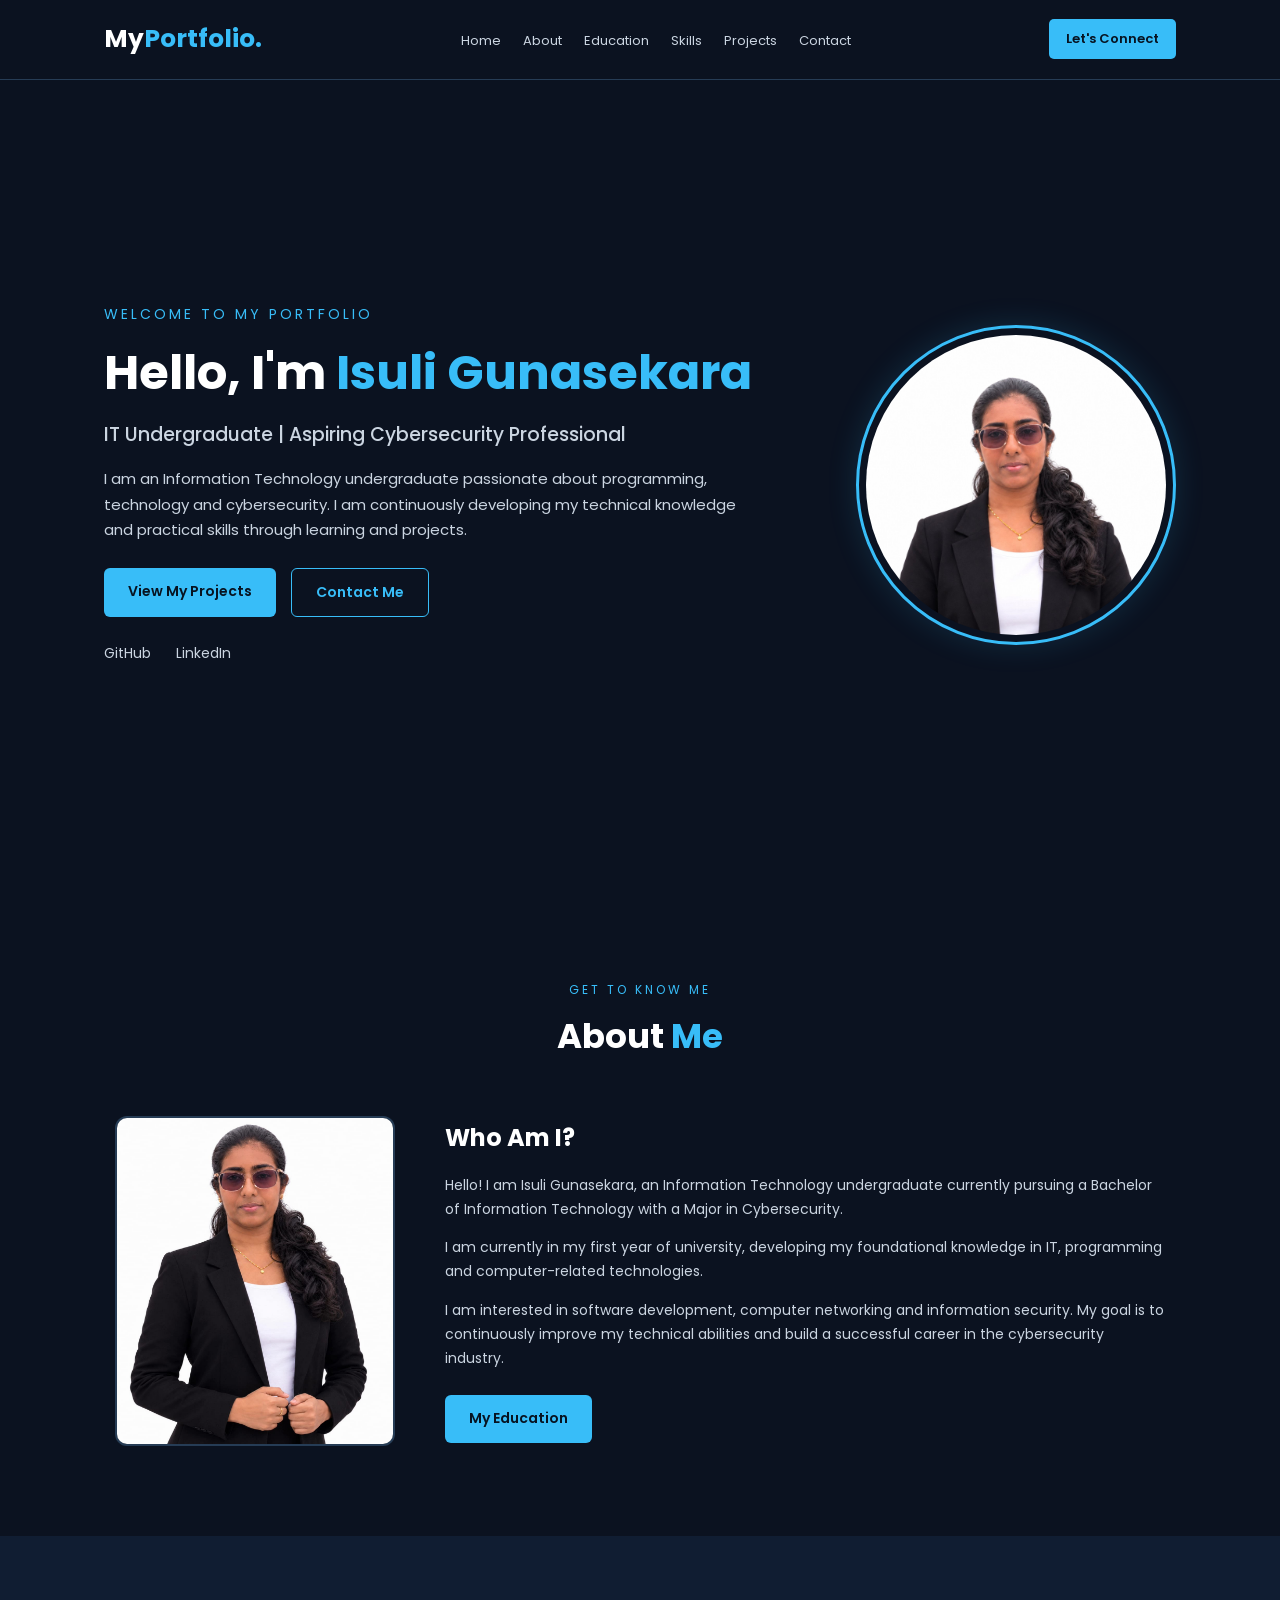
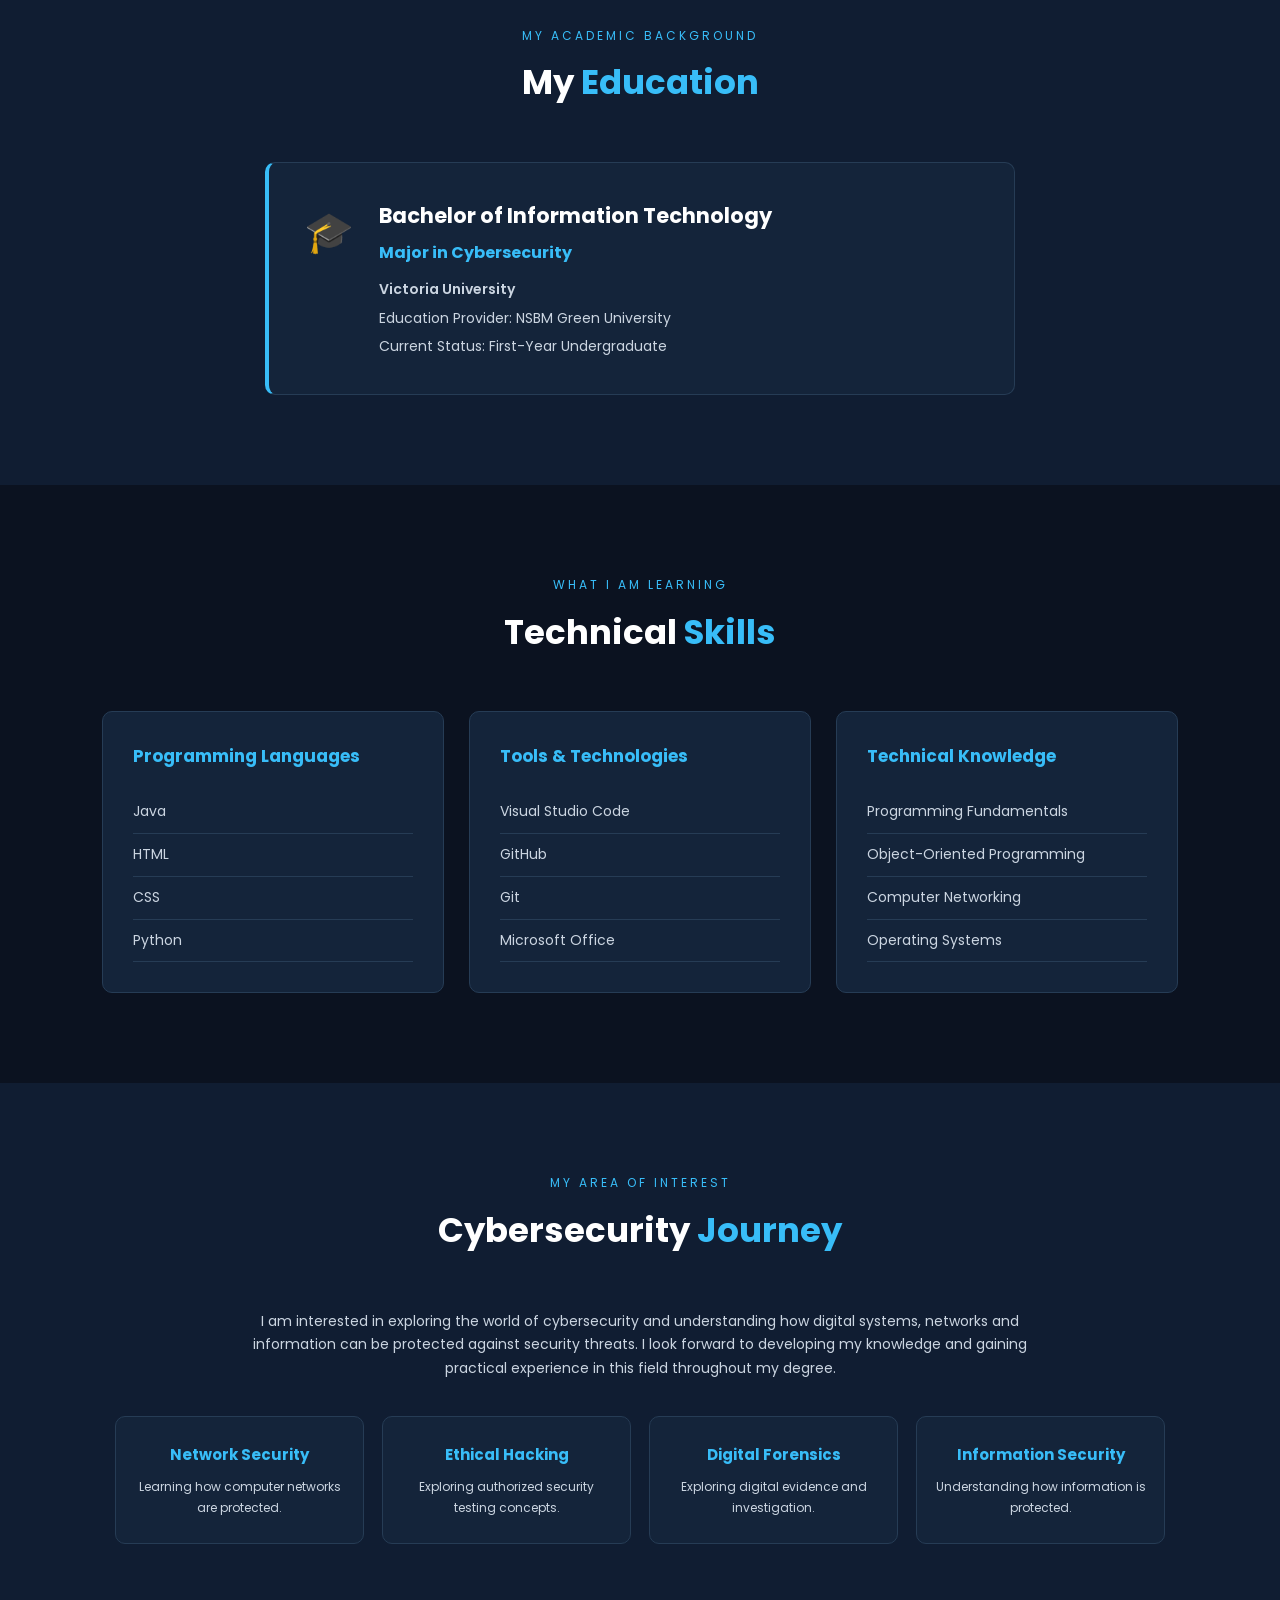
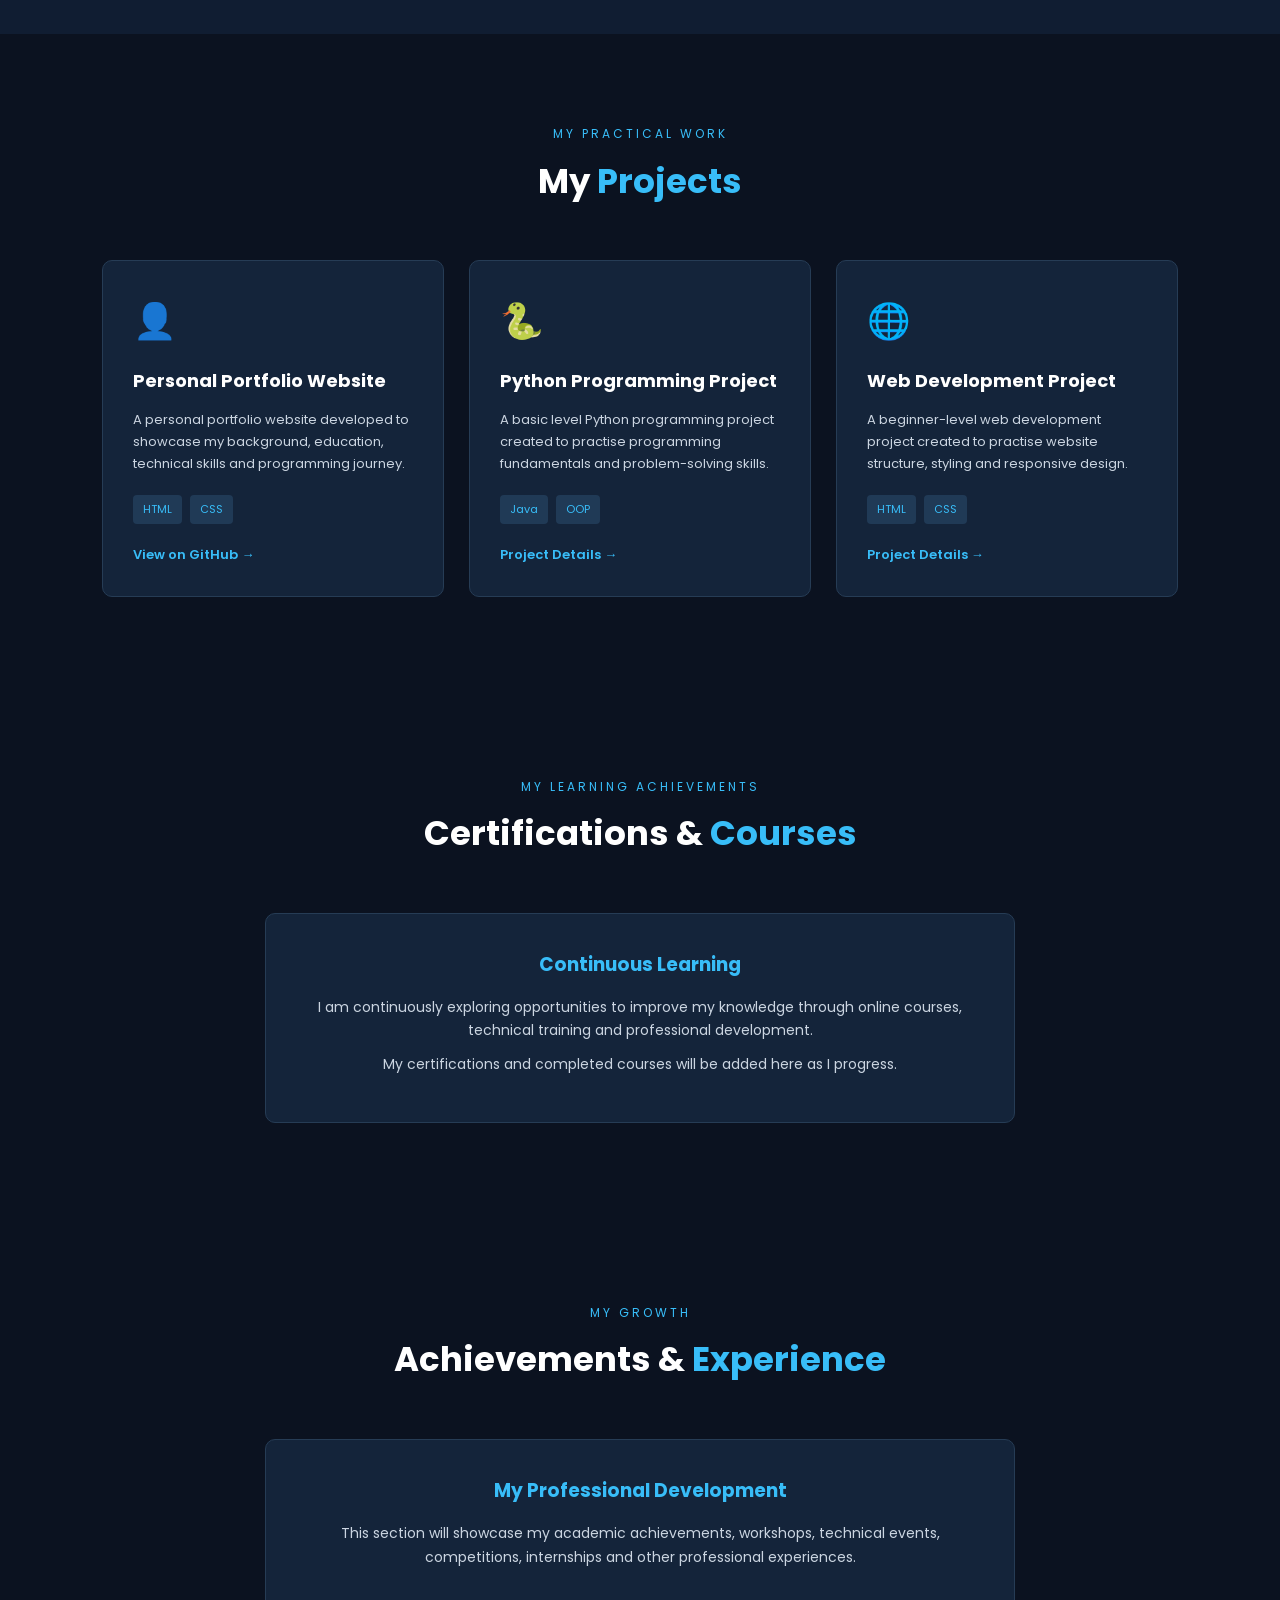
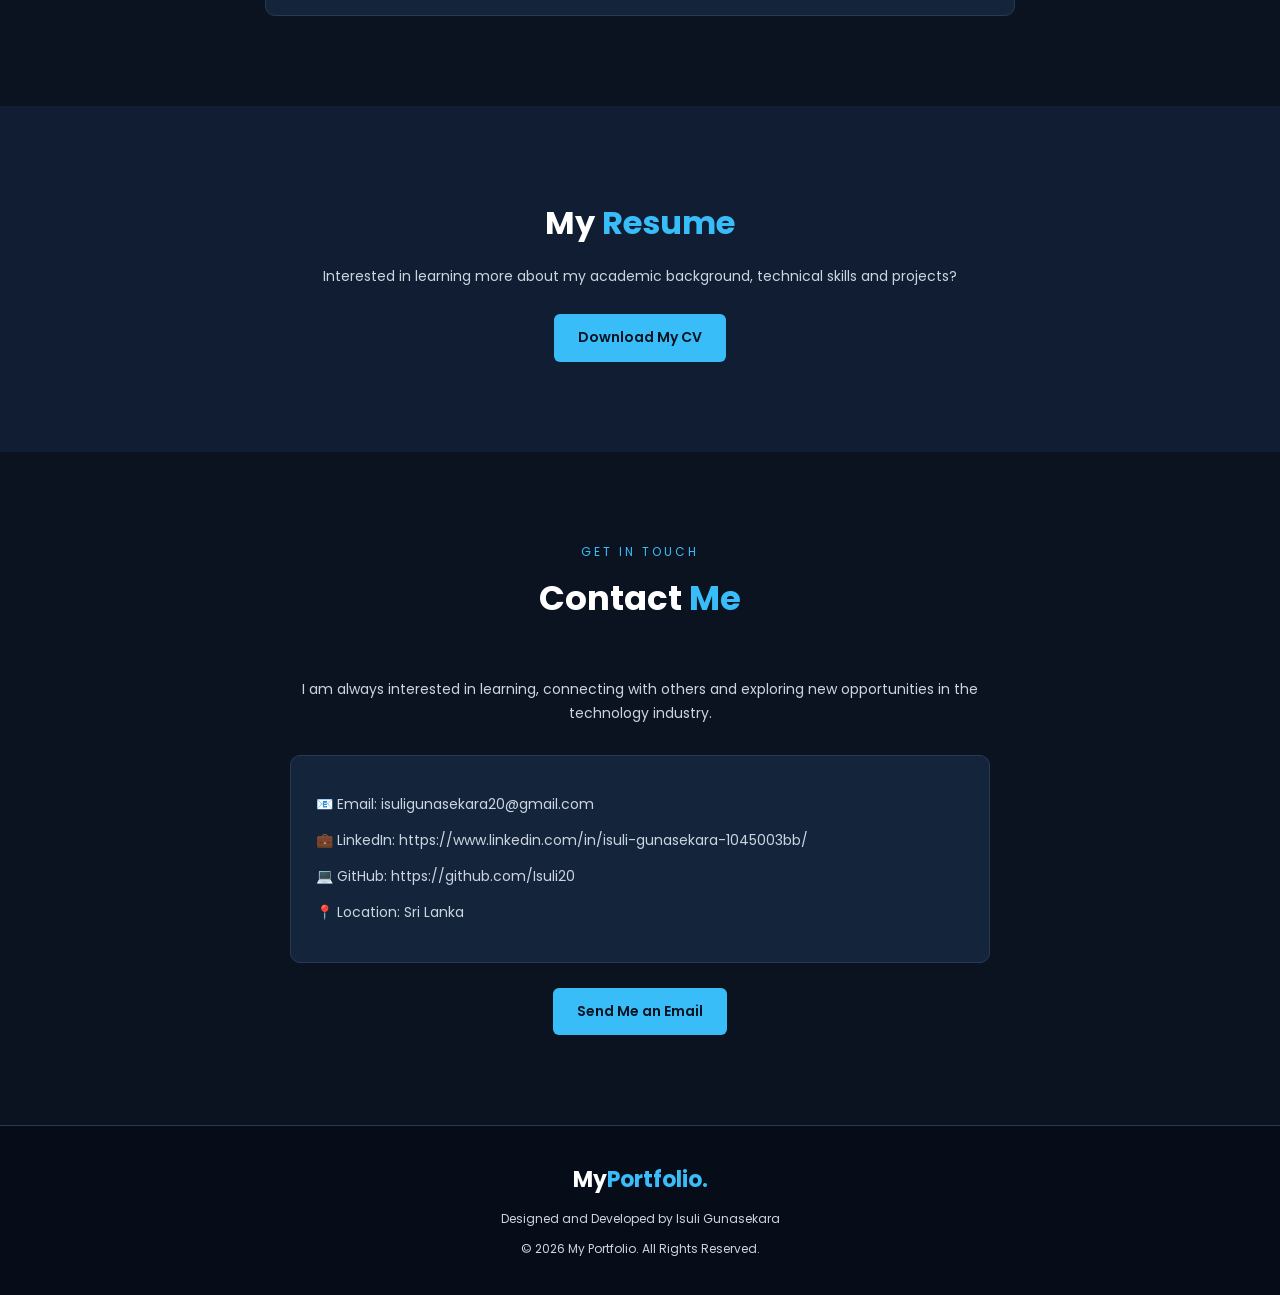
<file: index.html>
<html>
<html lang="en">
<head>
    <meta charset="UTF-8">
    <meta name="viewport" content="width=device-width, initial-scale=1.0">

    <title>My Portfolio | IT Undergraduate</title>

    <!-- Google Fonts -->
    <link rel="preconnect" href="https://fonts.googleapis.com">
    <link rel="preconnect" href="https://fonts.gstatic.com" crossorigin>
    <link href="https://fonts.googleapis.com/css2?family=Poppins:wght@300;400;500;600;700;800&display=swap" rel="stylesheet">

    <!-- CSS File -->
    <link rel="stylesheet" href="Portfolio.css">
</head>

<body>

    <!-- ================= NAVIGATION ================= -->

    <header>
        <nav class="navbar">

            <a href="#home" class="logo">My<span>Portfolio.</span></a>

            <ul class="nav-links">
                <li><a href="#home">Home</a></li>
                <li><a href="#about">About</a></li>
                <li><a href="#education">Education</a></li>
                <li><a href="#skills">Skills</a></li>
                <li><a href="#projects">Projects</a></li>
                <li><a href="#contact">Contact</a></li>
            </ul>

            <a href="#contact" class="nav-button">Let's Connect</a>

        </nav>
    </header>


    <!-- ================= HOME SECTION ================= -->

    <section id="home" class="home">

        <div class="home-content">

            <p class="welcome">WELCOME TO MY PORTFOLIO</p>

            <h1>Hello, I'm <span>Isuli Gunasekara</span></h1>

            <h2>IT Undergraduate | Aspiring Cybersecurity Professional</h2>

            <p class="home-description">
                I am an Information Technology undergraduate passionate
                about programming, technology and cybersecurity.
                I am continuously developing my technical knowledge
                and practical skills through learning and projects.
            </p>

            <div class="home-buttons">

                <a href="#projects" class="btn primary-btn">
                    View My Projects
                </a>

                <a href="#contact" class="btn secondary-btn">
                    Contact Me
                </a>

            </div>

            <div class="social-links">

                <a href="https://github.com/Isuli20" target="_blank">
                    GitHub
                </a>

                <a href="https://www.linkedin.com/in/isuli-gunasekara-1045003bb/" target="_blank">
                    LinkedIn
                </a>

            </div>

        </div>


        <div class="home-image">

            <img src="Image.png .jpeg"
                 alt="My Professional Profile Photo">

        </div>

    </section>


    <!-- ================= ABOUT ME ================= -->

    <section id="about" class="section">

        <div class="section-heading">

            <p>GET TO KNOW ME</p>

            <h2>About <span>Me</span></h2>

        </div>

        <div class="about-content">

            <div class="about-image">

                <img src="Image1.png .jpeg" alt="About Me">

            </div>

            <div class="about-text">

                <h3>Who Am I?</h3>

                <p>
                    Hello! I am Isuli Gunasekara, an Information Technology
                    undergraduate currently pursuing a Bachelor of
                    Information Technology with a Major in Cybersecurity.
                </p>

                <p>
                    I am currently in my first year of university,
                    developing my foundational knowledge in IT,
                    programming and computer-related technologies.
                </p>

                <p>
                    I am interested in software development,
                    computer networking and information security.
                    My goal is to continuously improve my technical
                    abilities and build a successful career in the
                    cybersecurity industry.
                </p>

                <a href="#education" class="btn primary-btn">
                    My Education
                </a>

            </div>

        </div>

    </section>


    <!-- ================= EDUCATION ================= -->

    <section id="education" class="section">

        <div class="section-heading">

            <p>MY ACADEMIC BACKGROUND</p>

            <h2>My <span>Education</span></h2>

        </div>

        <div class="education-card">

            <div class="education-icon">🎓</div>

            <div class="education-details">

                <h3>Bachelor of Information Technology</h3>

                <h4>Major in Cybersecurity</h4>

                <p class="university">
                    Victoria University
                </p>

                <p>
                    Education Provider: NSBM Green University
                </p>

                <p>
                    Current Status: First-Year Undergraduate
                </p>

            </div>

        </div>

    </section>


    <!-- ================= TECHNICAL SKILLS ================= -->

    <section id="skills" class="section">

        <div class="section-heading">

            <p>WHAT I AM LEARNING</p>

            <h2>Technical <span>Skills</span></h2>

        </div>

        <div class="skills-container">

            <div class="skill-card">

                <h3>Programming Languages</h3>

                <ul>
                    <li>Java</li>
                    <li>HTML</li>
                    <li>CSS</li>
                    <li>Python</li>
                </ul>

            </div>


            <div class="skill-card">

                <h3>Tools & Technologies</h3>

                <ul>
                    <li>Visual Studio Code</li>
                    <li>GitHub</li>
                    <li>Git</li>
                    <li>Microsoft Office</li>
                </ul>

            </div>


            <div class="skill-card">

                <h3>Technical Knowledge</h3>

                <ul>
                    <li>Programming Fundamentals</li>
                    <li>Object-Oriented Programming</li>
                    <li>Computer Networking</li>
                    <li>Operating Systems</li>
                </ul>

            </div>

        </div>

    </section>


    <!-- ================= CYBERSECURITY ================= -->

    <section id="cybersecurity" class="section">

        <div class="section-heading">

            <p>MY AREA OF INTEREST</p>

            <h2>Cybersecurity <span>Journey</span></h2>

        </div>

        <p class="cyber-description">

            I am interested in exploring the world of cybersecurity
            and understanding how digital systems, networks and
            information can be protected against security threats.

            I look forward to developing my knowledge and gaining
            practical experience in this field throughout my degree.

        </p>


        <div class="cyber-container">

            <div class="cyber-card">
                <h3>Network Security</h3>
                <p>Learning how computer networks are protected.</p>
            </div>

            <div class="cyber-card">
                <h3>Ethical Hacking</h3>
                <p>Exploring authorized security testing concepts.</p>
            </div>

            <div class="cyber-card">
                <h3>Digital Forensics</h3>
                <p>Exploring digital evidence and investigation.</p>
            </div>

            <div class="cyber-card">
                <h3>Information Security</h3>
                <p>Understanding how information is protected.</p>
            </div>

        </div>

    </section>


    <!-- ================= PROJECTS ================= -->

    <section id="projects" class="section">

        <div class="section-heading">

            <p>MY PRACTICAL WORK</p>

            <h2>My <span>Projects</span></h2>

        </div>

        <div class="projects-container">


            <div class="project-card">

                <div class="project-icon">👤</div>

                <h3>Personal Portfolio Website</h3>

                <p>
                    A personal portfolio website developed to
                    showcase my background, education, technical
                    skills and programming journey.
                </p>

                <div class="project-tech">
                    <span>HTML</span>
                    <span>CSS</span>
                </div>

                <a href="https://github.com/Isuli20/My-Portfolio"
                   target="_blank" class="project-link">
                    View on GitHub →
                </a>

            </div>


            <div class="project-card">

                <div class="project-icon">🐍</div>

                <h3>Python Programming Project</h3>

                <p>
                    A basic level Python programming project
                    created to practise programming fundamentals
                    and problem-solving skills.
                </p>

                <div class="project-tech">
                    <span>Java</span>
                    <span>OOP</span>
                </div>
                <a href="Pyprogramming.py" class="project-link">
                    Project Details →
                </a>
            </div>


            <div class="project-card">

                <div class="project-icon">🌐</div>

                <h3>Web Development Project</h3>

                <p>
                    A beginner-level web development project
                    created to practise website structure,
                    styling and responsive design.
                </p>

                <div class="project-tech">
                    <span>HTML</span>
                    <span>CSS</span>
                </div>

                <a href="Webdevelopment.html" class="project-link">
                    Project Details →
                </a>

            </div>

        </div>

    </section>


    <!-- ================= CERTIFICATIONS ================= -->

    <section id="certifications" class="section">

        <div class="section-heading">

            <p>MY LEARNING ACHIEVEMENTS</p>

            <h2>Certifications & <span>Courses</span></h2>

        </div>

        <div class="empty-card">

            <h3>Continuous Learning</h3>

            <p>
                I am continuously exploring opportunities to
                improve my knowledge through online courses,
                technical training and professional development.
            </p>

            <p>
                My certifications and completed courses
                will be added here as I progress.
            </p>

        </div>

    </section>


    <!-- ================= ACHIEVEMENTS ================= -->

    <section id="achievements" class="section">

        <div class="section-heading">

            <p>MY GROWTH</p>

            <h2>Achievements & <span>Experience</span></h2>

        </div>

        <div class="empty-card">

            <h3>My Professional Development</h3>

            <p>
                This section will showcase my academic achievements,
                workshops, technical events, competitions,
                internships and other professional experiences.
            </p>

        </div>

    </section>


    <!-- ================= RESUME ================= -->

    <section id="resume" class="section">

        <div class="resume-content">

            <h2>My <span>Resume</span></h2>

            <p>
                Interested in learning more about my academic
                background, technical skills and projects?
            </p>

            <a href="MyCV.pdf" download class="btn primary-btn">
                Download My CV
            </a>

        </div>

    </section>


    <!-- ================= CONTACT ================= -->

    <section id="contact" class="section">

        <div class="section-heading">

            <p>GET IN TOUCH</p>

            <h2>Contact <span>Me</span></h2>

        </div>

        <div class="contact-content">

            <p>
                I am always interested in learning, connecting
                with others and exploring new opportunities
                in the technology industry.
            </p>

            <div class="contact-details">

                <p>📧 Email: isuligunasekara20@gmail.com</p>

                <p>💼 LinkedIn:  https://www.linkedin.com/in/isuli-gunasekara-1045003bb/</p>

                <p>💻 GitHub:    https://github.com/Isuli20</p>

                <p>📍 Location: Sri Lanka</p>

            </div>

            <a href="mailto:yourname@gmail.com"
               class="btn primary-btn">
                Send Me an Email
            </a>

        </div>

    </section>


    <!-- ================= FOOTER ================= -->

    <footer>

        <h3>My<span>Portfolio.</span></h3>

        <p>
            Designed and Developed by Isuli Gunasekara
        </p>

        <p class="copyright">
            © 2026 My Portfolio. All Rights Reserved.
        </p>

    </footer>


</body>
</html>
</file>
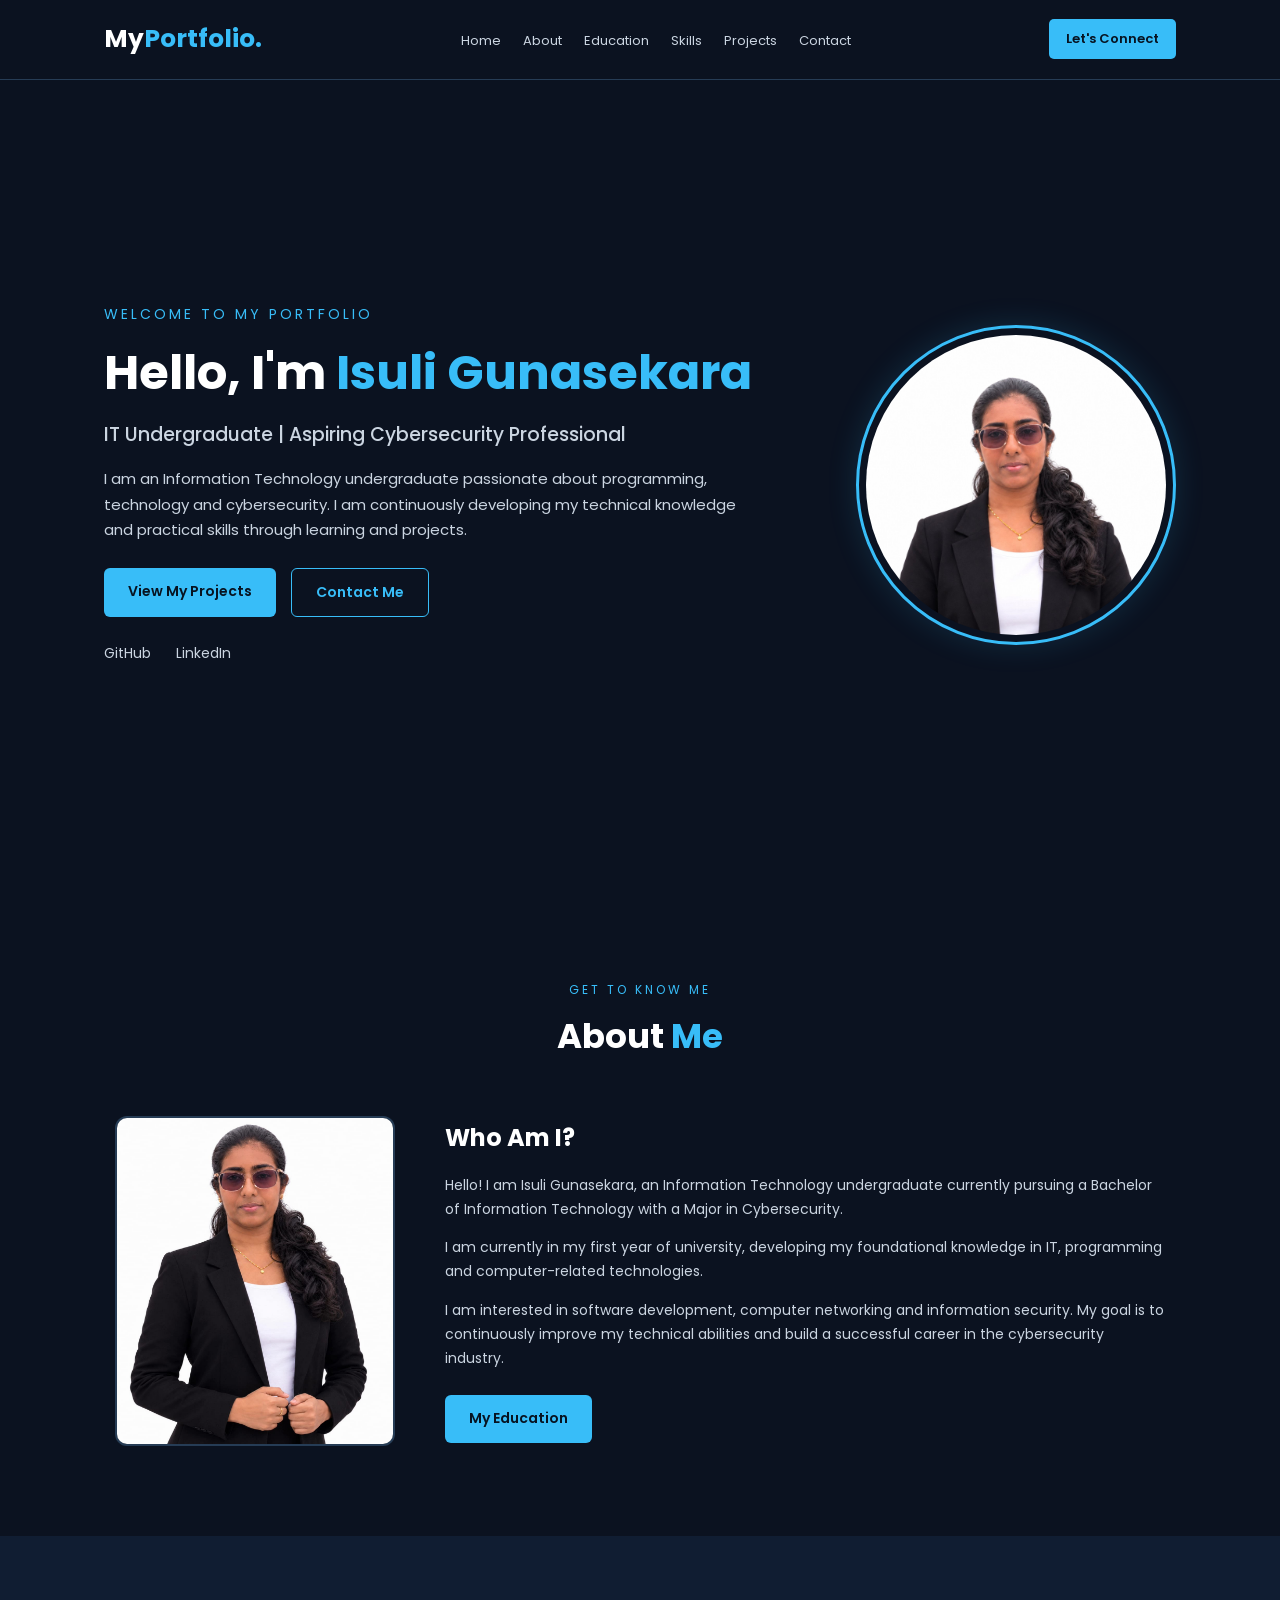
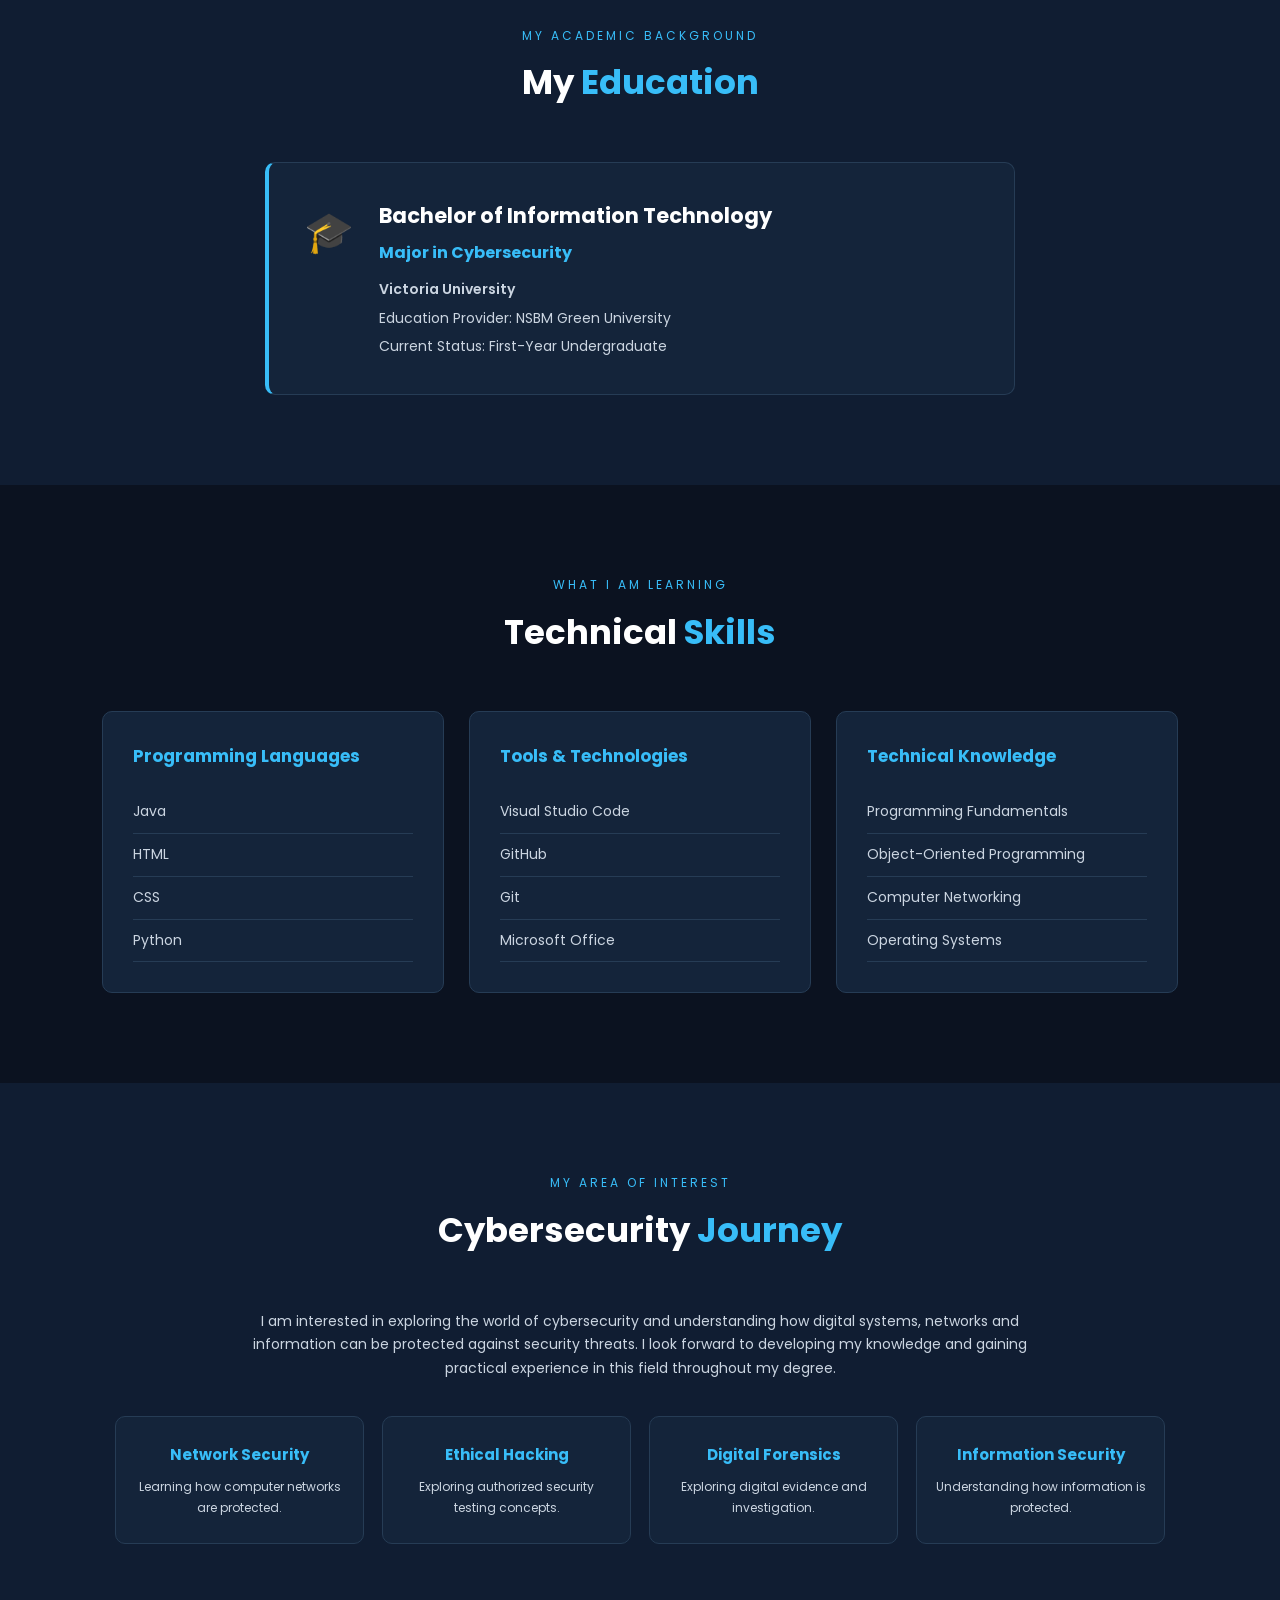
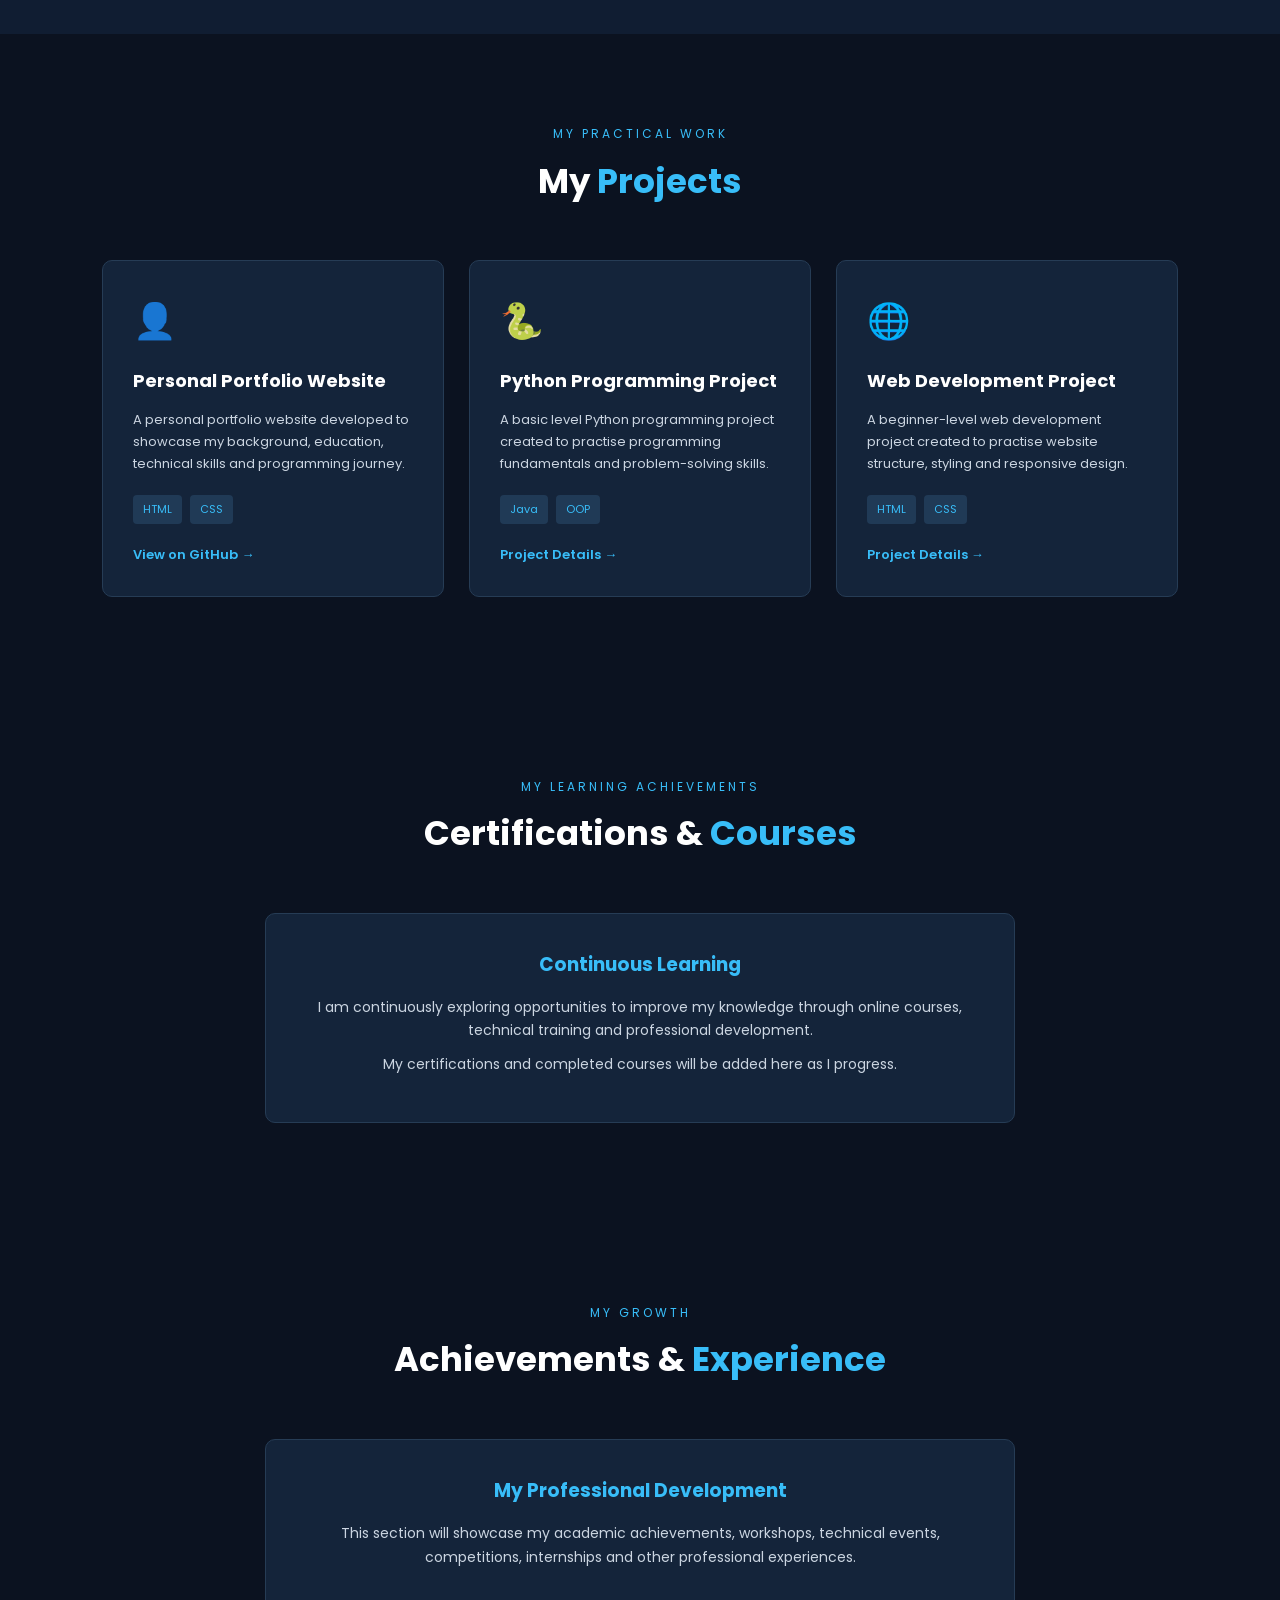
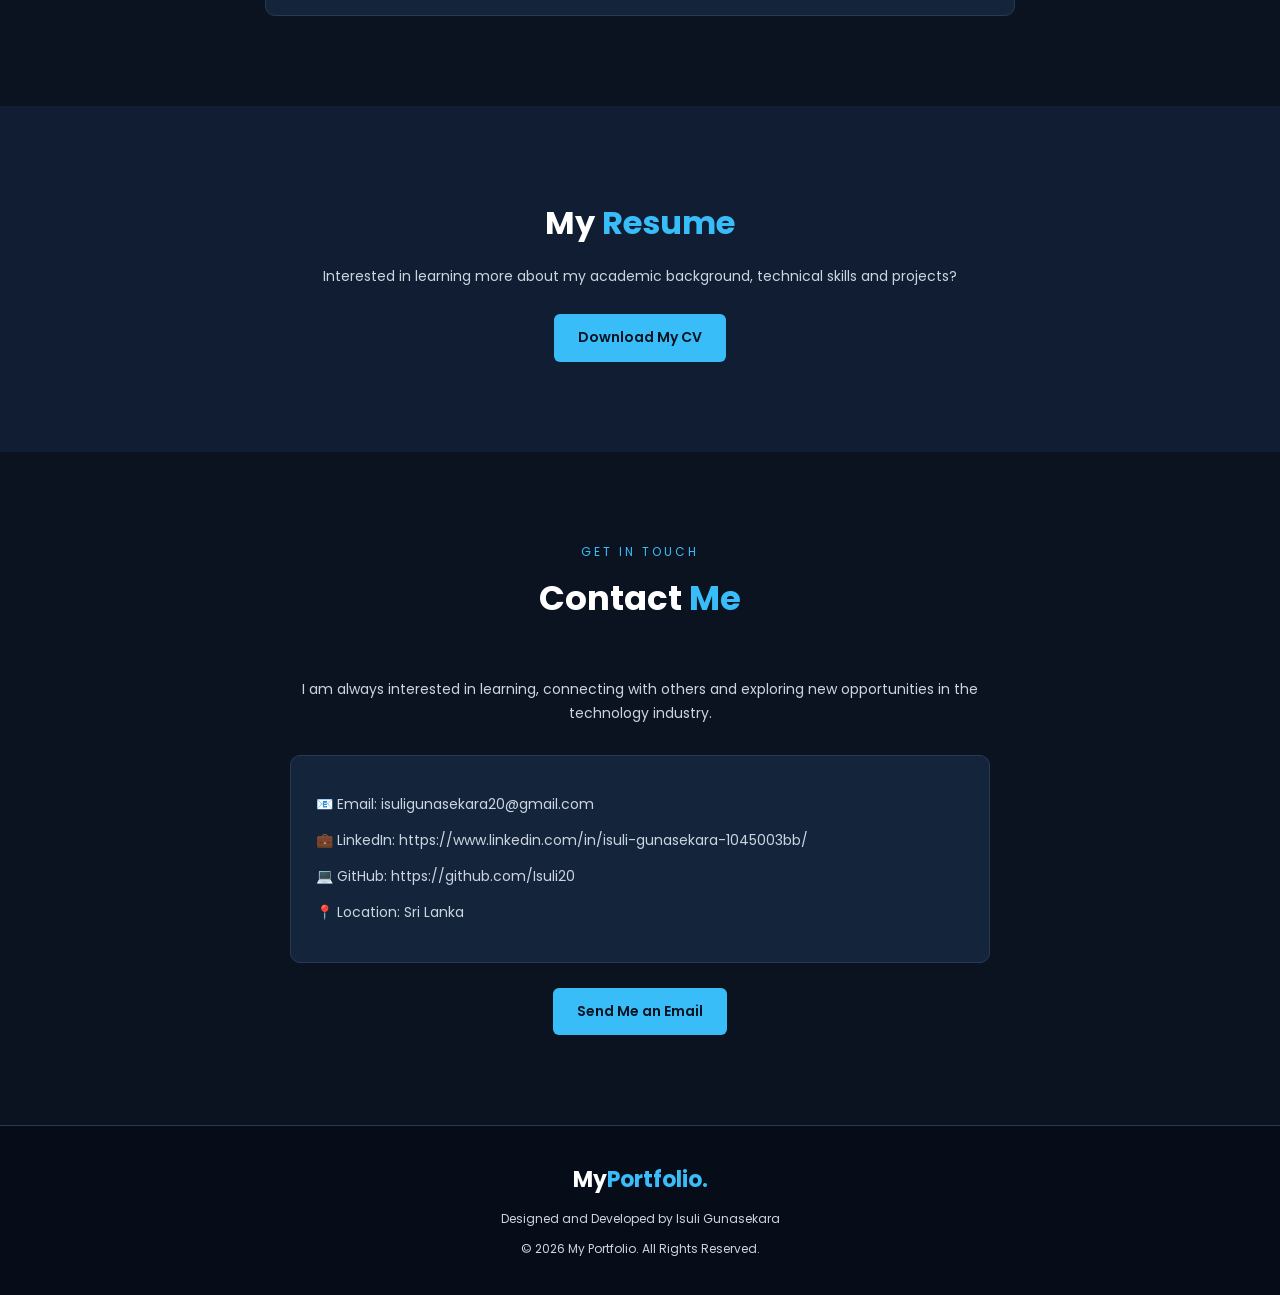
<file: Index.html>
<html>
<html lang="en">
<head>
    <meta charset="UTF-8">
    <meta name="viewport" content="width=device-width, initial-scale=1.0">

    <title>My Portfolio | IT Undergraduate</title>

    <!-- Google Fonts -->
    <link rel="preconnect" href="https://fonts.googleapis.com">
    <link rel="preconnect" href="https://fonts.gstatic.com" crossorigin>
    <link href="https://fonts.googleapis.com/css2?family=Poppins:wght@300;400;500;600;700;800&display=swap" rel="stylesheet">

    <!-- CSS File -->
    <link rel="stylesheet" href="Portfolio.css">
</head>

<body>

    <!-- ================= NAVIGATION ================= -->

    <header>
        <nav class="navbar">

            <a href="#home" class="logo">My<span>Portfolio.</span></a>

            <ul class="nav-links">
                <li><a href="#home">Home</a></li>
                <li><a href="#about">About</a></li>
                <li><a href="#education">Education</a></li>
                <li><a href="#skills">Skills</a></li>
                <li><a href="#projects">Projects</a></li>
                <li><a href="#contact">Contact</a></li>
            </ul>

            <a href="#contact" class="nav-button">Let's Connect</a>

        </nav>
    </header>


    <!-- ================= HOME SECTION ================= -->

    <section id="home" class="home">

        <div class="home-content">

            <p class="welcome">WELCOME TO MY PORTFOLIO</p>

            <h1>Hello, I'm <span>Isuli Gunasekara</span></h1>

            <h2>IT Undergraduate | Aspiring Cybersecurity Professional</h2>

            <p class="home-description">
                I am an Information Technology undergraduate passionate
                about programming, technology and cybersecurity.
                I am continuously developing my technical knowledge
                and practical skills through learning and projects.
            </p>

            <div class="home-buttons">

                <a href="#projects" class="btn primary-btn">
                    View My Projects
                </a>

                <a href="#contact" class="btn secondary-btn">
                    Contact Me
                </a>

            </div>

            <div class="social-links">

                <a href="https://github.com/Isuli20" target="_blank">
                    GitHub
                </a>

                <a href="https://www.linkedin.com/in/isuli-gunasekara-1045003bb/" target="_blank">
                    LinkedIn
                </a>

            </div>

        </div>


        <div class="home-image">

            <img src="Image.png .jpeg"
                 alt="My Professional Profile Photo">

        </div>

    </section>


    <!-- ================= ABOUT ME ================= -->

    <section id="about" class="section">

        <div class="section-heading">

            <p>GET TO KNOW ME</p>

            <h2>About <span>Me</span></h2>

        </div>

        <div class="about-content">

            <div class="about-image">

                <img src="Image1.png .jpeg" alt="About Me">

            </div>

            <div class="about-text">

                <h3>Who Am I?</h3>

                <p>
                    Hello! I am Isuli Gunasekara, an Information Technology
                    undergraduate currently pursuing a Bachelor of
                    Information Technology with a Major in Cybersecurity.
                </p>

                <p>
                    I am currently in my first year of university,
                    developing my foundational knowledge in IT,
                    programming and computer-related technologies.
                </p>

                <p>
                    I am interested in software development,
                    computer networking and information security.
                    My goal is to continuously improve my technical
                    abilities and build a successful career in the
                    cybersecurity industry.
                </p>

                <a href="#education" class="btn primary-btn">
                    My Education
                </a>

            </div>

        </div>

    </section>


    <!-- ================= EDUCATION ================= -->

    <section id="education" class="section">

        <div class="section-heading">

            <p>MY ACADEMIC BACKGROUND</p>

            <h2>My <span>Education</span></h2>

        </div>

        <div class="education-card">

            <div class="education-icon">🎓</div>

            <div class="education-details">

                <h3>Bachelor of Information Technology</h3>

                <h4>Major in Cybersecurity</h4>

                <p class="university">
                    Victoria University
                </p>

                <p>
                    Education Provider: NSBM Green University
                </p>

                <p>
                    Current Status: First-Year Undergraduate
                </p>

            </div>

        </div>

    </section>


    <!-- ================= TECHNICAL SKILLS ================= -->

    <section id="skills" class="section">

        <div class="section-heading">

            <p>WHAT I AM LEARNING</p>

            <h2>Technical <span>Skills</span></h2>

        </div>

        <div class="skills-container">

            <div class="skill-card">

                <h3>Programming Languages</h3>

                <ul>
                    <li>Java</li>
                    <li>HTML</li>
                    <li>CSS</li>
                    <li>Python</li>
                </ul>

            </div>


            <div class="skill-card">

                <h3>Tools & Technologies</h3>

                <ul>
                    <li>Visual Studio Code</li>
                    <li>GitHub</li>
                    <li>Git</li>
                    <li>Microsoft Office</li>
                </ul>

            </div>


            <div class="skill-card">

                <h3>Technical Knowledge</h3>

                <ul>
                    <li>Programming Fundamentals</li>
                    <li>Object-Oriented Programming</li>
                    <li>Computer Networking</li>
                    <li>Operating Systems</li>
                </ul>

            </div>

        </div>

    </section>


    <!-- ================= CYBERSECURITY ================= -->

    <section id="cybersecurity" class="section">

        <div class="section-heading">

            <p>MY AREA OF INTEREST</p>

            <h2>Cybersecurity <span>Journey</span></h2>

        </div>

        <p class="cyber-description">

            I am interested in exploring the world of cybersecurity
            and understanding how digital systems, networks and
            information can be protected against security threats.

            I look forward to developing my knowledge and gaining
            practical experience in this field throughout my degree.

        </p>


        <div class="cyber-container">

            <div class="cyber-card">
                <h3>Network Security</h3>
                <p>Learning how computer networks are protected.</p>
            </div>

            <div class="cyber-card">
                <h3>Ethical Hacking</h3>
                <p>Exploring authorized security testing concepts.</p>
            </div>

            <div class="cyber-card">
                <h3>Digital Forensics</h3>
                <p>Exploring digital evidence and investigation.</p>
            </div>

            <div class="cyber-card">
                <h3>Information Security</h3>
                <p>Understanding how information is protected.</p>
            </div>

        </div>

    </section>


    <!-- ================= PROJECTS ================= -->

    <section id="projects" class="section">

        <div class="section-heading">

            <p>MY PRACTICAL WORK</p>

            <h2>My <span>Projects</span></h2>

        </div>

        <div class="projects-container">


            <div class="project-card">

                <div class="project-icon">👤</div>

                <h3>Personal Portfolio Website</h3>

                <p>
                    A personal portfolio website developed to
                    showcase my background, education, technical
                    skills and programming journey.
                </p>

                <div class="project-tech">
                    <span>HTML</span>
                    <span>CSS</span>
                </div>

                <a href="https://github.com/yourusername/personal-portfolio"
                   target="_blank" class="project-link">
                    View on GitHub →
                </a>

            </div>


            <div class="project-card">

                <div class="project-icon">🐍</div>

                <h3>Python Programming Project</h3>

                <p>
                    A basic level Python programming project
                    created to practise programming fundamentals
                    and problem-solving skills.
                </p>

                <div class="project-tech">
                    <span>Java</span>
                    <span>OOP</span>
                </div>
                <a href="Pyprogramming.py" class="project-link">
                    Project Details →
                </a>
            </div>


            <div class="project-card">

                <div class="project-icon">🌐</div>

                <h3>Web Development Project</h3>

                <p>
                    A beginner-level web development project
                    created to practise website structure,
                    styling and responsive design.
                </p>

                <div class="project-tech">
                    <span>HTML</span>
                    <span>CSS</span>
                </div>

                <a href="Webdevelopment.html" class="project-link">
                    Project Details →
                </a>

            </div>

        </div>

    </section>


    <!-- ================= CERTIFICATIONS ================= -->

    <section id="certifications" class="section">

        <div class="section-heading">

            <p>MY LEARNING ACHIEVEMENTS</p>

            <h2>Certifications & <span>Courses</span></h2>

        </div>

        <div class="empty-card">

            <h3>Continuous Learning</h3>

            <p>
                I am continuously exploring opportunities to
                improve my knowledge through online courses,
                technical training and professional development.
            </p>

            <p>
                My certifications and completed courses
                will be added here as I progress.
            </p>

        </div>

    </section>


    <!-- ================= ACHIEVEMENTS ================= -->

    <section id="achievements" class="section">

        <div class="section-heading">

            <p>MY GROWTH</p>

            <h2>Achievements & <span>Experience</span></h2>

        </div>

        <div class="empty-card">

            <h3>My Professional Development</h3>

            <p>
                This section will showcase my academic achievements,
                workshops, technical events, competitions,
                internships and other professional experiences.
            </p>

        </div>

    </section>


    <!-- ================= RESUME ================= -->

    <section id="resume" class="section">

        <div class="resume-content">

            <h2>My <span>Resume</span></h2>

            <p>
                Interested in learning more about my academic
                background, technical skills and projects?
            </p>

            <a href="MyCV.pdf .pdf" download class="btn primary-btn">
                Download My CV
            </a>

        </div>

    </section>


    <!-- ================= CONTACT ================= -->

    <section id="contact" class="section">

        <div class="section-heading">

            <p>GET IN TOUCH</p>

            <h2>Contact <span>Me</span></h2>

        </div>

        <div class="contact-content">

            <p>
                I am always interested in learning, connecting
                with others and exploring new opportunities
                in the technology industry.
            </p>

            <div class="contact-details">

                <p>📧 Email: isuligunasekara20@gmail.com</p>

                <p>💼 LinkedIn:  https://www.linkedin.com/in/isuli-gunasekara-1045003bb/</p>

                <p>💻 GitHub:    https://github.com/Isuli20</p>

                <p>📍 Location: Sri Lanka</p>

            </div>

            <a href="mailto:yourname@gmail.com"
               class="btn primary-btn">
                Send Me an Email
            </a>

        </div>

    </section>


    <!-- ================= FOOTER ================= -->

    <footer>

        <h3>My<span>Portfolio.</span></h3>

        <p>
            Designed and Developed by Isuli Gunasekara
        </p>

        <p class="copyright">
            © 2026 My Portfolio. All Rights Reserved.
        </p>

    </footer>


</body>
</html>
</file>
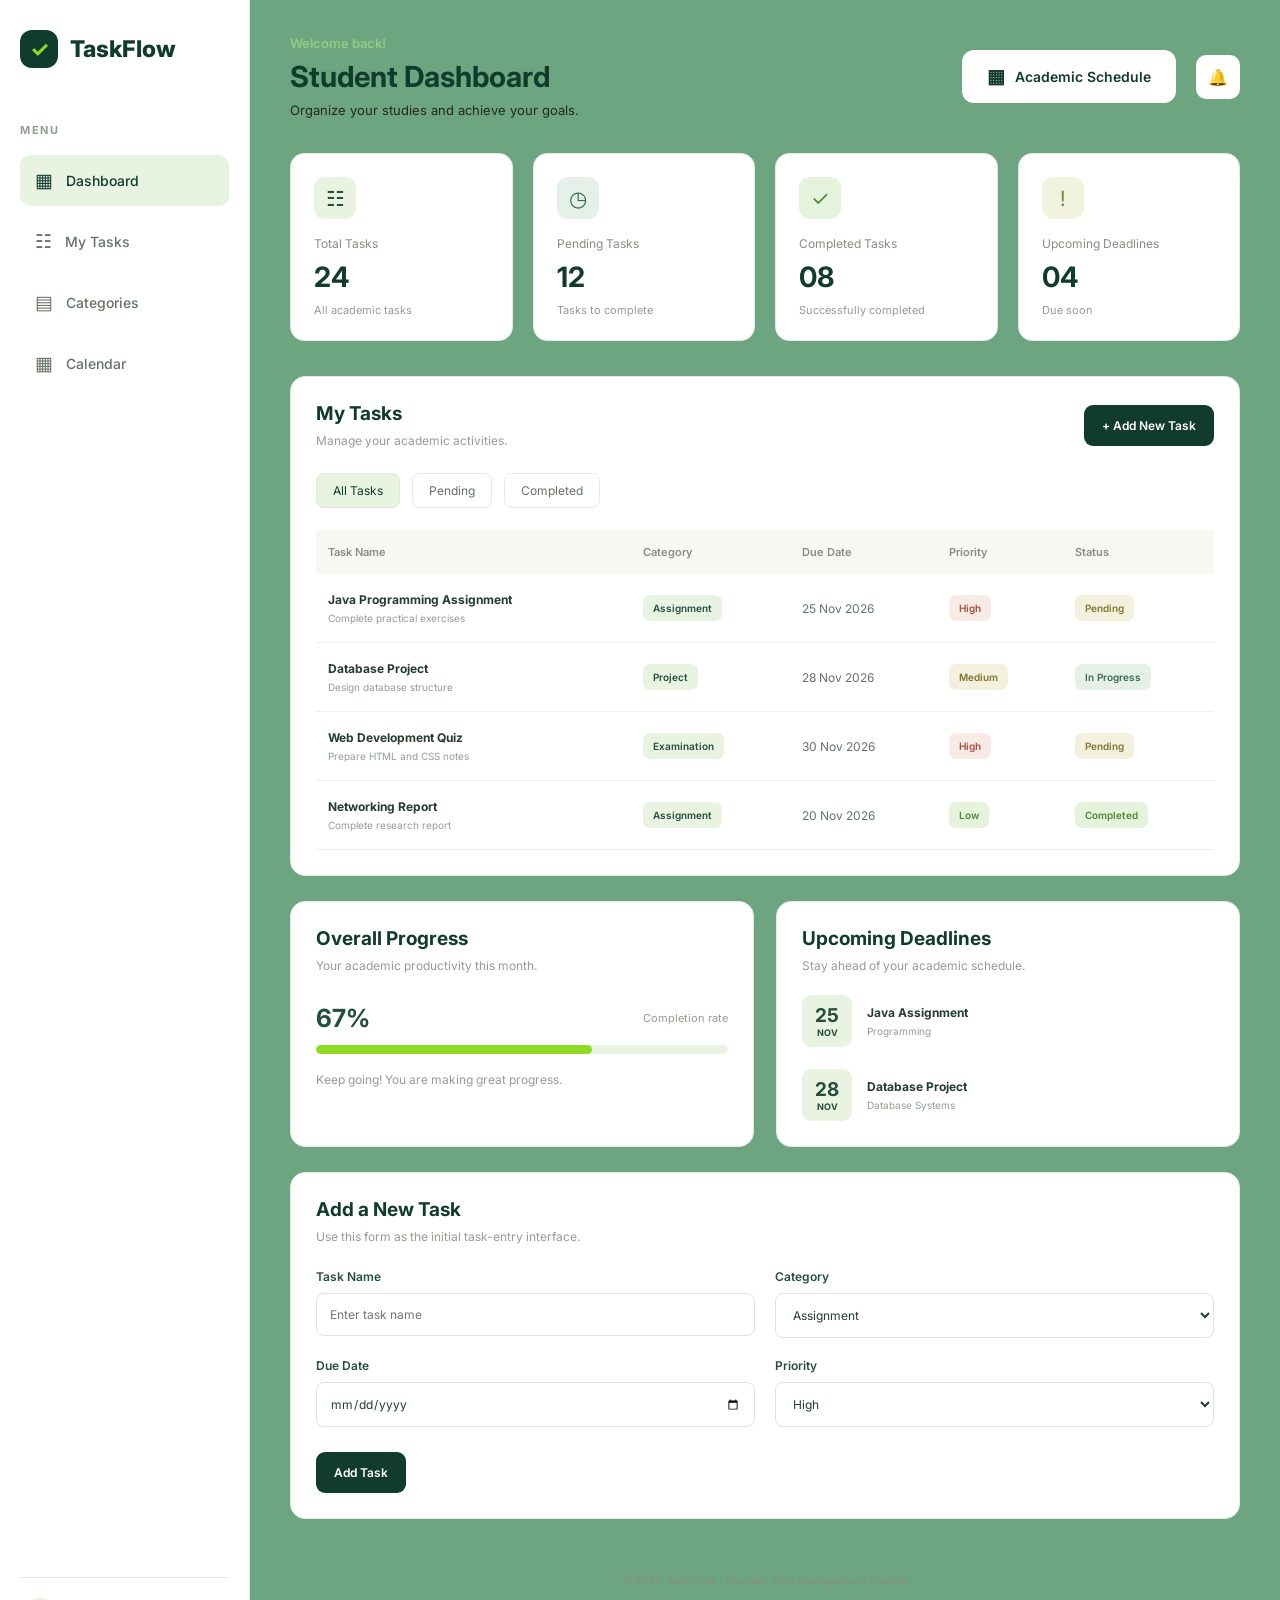
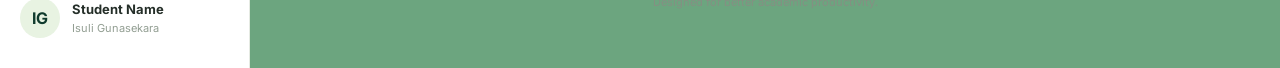
<file: Webdevelopment.html>
<html>
<html lang="en">
<head>
    <meta charset="UTF-8">
    <meta name="viewport" content="width=device-width, initial-scale=1.0">

    <title>Student Task Management System</title>

    <!-- Google Fonts -->
    <link rel="preconnect" href="https://fonts.googleapis.com">
    <link rel="preconnect" href="https://fonts.gstatic.com" crossorigin>
    <link href="https://fonts.googleapis.com/css2?family=Inter:wght@400;500;600;700;800&display=swap" rel="stylesheet">

    <!-- External CSS -->
    <link rel="stylesheet" href="Webdevelopment.css">
</head>

<body>

    <div class="dashboard">

        <!-- SIDEBAR -->
        <aside class="sidebar">

            <div class="logo">
                <span class="logo-icon">✓</span>
                <h2>TaskFlow</h2>
            </div>

            <p class="menu-heading">MENU</p>

            <nav class="navigation">
                <a href="#dashboard" class="nav-link active">
                    <span>▦</span> Dashboard
                </a>

                <a href="#tasks" class="nav-link">
                    <span>☷</span> My Tasks
                </a>

                <a href="#categories" class="nav-link">
                    <span>▤</span> Categories
                </a>

                <a href="#calendar" class="nav-link">
                    <span>▦</span> Calendar
                </a>
            </nav>

            <div class="sidebar-bottom">
                <div class="profile">
                    <div class="avatar">IG</div>

                    <div>
                        <h4>Student Name</h4>
                        <p>Isuli Gunasekara</p>
                    </div>
                </div>
            </div>

        </aside>


        <!-- MAIN CONTENT -->
        <main class="main-content" id="dashboard">

            <!-- HEADER -->
            <header class="topbar">

                <div>
                    <p class="welcome">Welcome back!</p>
                    <h1>Student Dashboard</h1>
                    <p class="subtitle">
                        Organize your studies and achieve your goals.
                    </p>
                </div>

                <div class="header-right">

                    <a href="academic-schedule.html" class="nav-link academic-planner-btn">
                    <span>▦</span> Academic Schedule</a>

                    <div class="notification">🔔</div>
                </div>
                
            </header>


            <!-- STATISTICS -->
            <section class="stats-grid">

                <div class="stat-card">
                    <div class="stat-icon purple">☷</div>
                    <p>Total Tasks</p>
                    <h2>24</h2>
                    <span class="stat-description">All academic tasks</span>
                </div>

                <div class="stat-card">
                    <div class="stat-icon blue">◷</div>
                    <p>Pending Tasks</p>
                    <h2>12</h2>
                    <span class="stat-description">Tasks to complete</span>
                </div>

                <div class="stat-card">
                    <div class="stat-icon green">✓</div>
                    <p>Completed Tasks</p>
                    <h2>08</h2>
                    <span class="stat-description">Successfully completed</span>
                </div>

                <div class="stat-card">
                    <div class="stat-icon orange">!</div>
                    <p>Upcoming Deadlines</p>
                    <h2>04</h2>
                    <span class="stat-description">Due soon</span>
                </div>

            </section>


            <!-- TASK SECTION -->
            <section class="task-section" id="tasks">

                <div class="section-header">
                    <div>
                        <h2>My Tasks</h2>
                        <p>Manage your academic activities.</p>
                    </div>

                    <a href="#add-task" class="add-button">
                        + Add New Task
                    </a>
                </div>


                <!-- FILTERS -->
                <div class="filters">
                    <button class="filter active">All Tasks</button>
                    <button class="filter">Pending</button>
                    <button class="filter">Completed</button>
                </div>


                <!-- TASK TABLE -->
                <div class="table-container">

                    <table>

                        <thead>
                            <tr>
                                <th>Task Name</th>
                                <th>Category</th>
                                <th>Due Date</th>
                                <th>Priority</th>
                                <th>Status</th>
                            </tr>
                        </thead>

                        <tbody>

                            <tr>
                                <td>
                                    <strong>Java Programming Assignment</strong>
                                    <small>Complete practical exercises</small>
                                </td>
                                <td><span class="category">Assignment</span></td>
                                <td>25 Nov 2026</td>
                                <td><span class="priority high">High</span></td>
                                <td><span class="status pending">Pending</span></td>
                            </tr>

                            <tr>
                                <td>
                                    <strong>Database Project</strong>
                                    <small>Design database structure</small>
                                </td>
                                <td><span class="category">Project</span></td>
                                <td>28 Nov 2026</td>
                                <td><span class="priority medium">Medium</span></td>
                                <td><span class="status progress">In Progress</span></td>
                            </tr>

                            <tr>
                                <td>
                                    <strong>Web Development Quiz</strong>
                                    <small>Prepare HTML and CSS notes</small>
                                </td>
                                <td><span class="category">Examination</span></td>
                                <td>30 Nov 2026</td>
                                <td><span class="priority high">High</span></td>
                                <td><span class="status pending">Pending</span></td>
                            </tr>

                            <tr>
                                <td>
                                    <strong>Networking Report</strong>
                                    <small>Complete research report</small>
                                </td>
                                <td><span class="category">Assignment</span></td>
                                <td>20 Nov 2026</td>
                                <td><span class="priority low">Low</span></td>
                                <td><span class="status completed">Completed</span></td>
                            </tr>

                        </tbody>

                    </table>

                </div>

            </section>


            <!-- BOTTOM SECTION -->
            <section class="bottom-grid">

                <!-- PROGRESS -->
                <div class="content-card">
                    <h2>Overall Progress</h2>
                    <p>Your academic productivity this month.</p>

                    <div class="progress-info">
                        <strong>67%</strong>
                        <span>Completion rate</span>
                    </div>

                    <div class="progress-bar">
                        <div class="progress-fill"></div>
                    </div>

                    <p class="progress-note">
                        Keep going! You are making great progress.
                    </p>
                </div>


                <!-- UPCOMING -->
                <div class="content-card">
                    <h2>Upcoming Deadlines</h2>
                    <p>Stay ahead of your academic schedule.</p>

                    <div class="deadline-item">
                        <div class="deadline-date">
                            <strong>25</strong>
                            <span>NOV</span>
                        </div>

                        <div>
                            <strong>Java Assignment</strong>
                            <small>Programming</small>
                        </div>
                    </div>

                    <div class="deadline-item">
                        <div class="deadline-date">
                            <strong>28</strong>
                            <span>NOV</span>
                        </div>

                        <div>
                            <strong>Database Project</strong>
                            <small>Database Systems</small>
                        </div>
                    </div>

                </div>

            </section>


            <!-- ADD TASK FORM -->
            <section class="content-card add-task-section" id="add-task">

                <h2>Add a New Task</h2>
                <p>Use this form as the initial task-entry interface.</p>

                <form>

                    <div class="form-grid">

                        <div class="form-group">
                            <label for="task-name">Task Name</label>
                            <input
                                type="text"
                                id="task-name"
                                placeholder="Enter task name"
                            >
                        </div>

                        <div class="form-group">
                            <label for="category">Category</label>

                            <select id="category">
                                <option>Assignment</option>
                                <option>Project</option>
                                <option>Examination</option>
                                <option>Personal</option>
                            </select>
                        </div>

                        <div class="form-group">
                            <label for="due-date">Due Date</label>
                            <input type="date" id="due-date">
                        </div>

                        <div class="form-group">
                            <label for="priority">Priority</label>

                            <select id="priority">
                                <option>High</option>
                                <option>Medium</option>
                                <option>Low</option>
                            </select>
                        </div>

                    </div>

                    <button type="button" class="add-button">
                        Add Task
                    </button>

                </form>

            </section>


            <!-- FOOTER -->
            <footer>
                <p>
                    © 2026 TaskFlow | Student Task Management System
                </p>
                <p>Designed for better academic productivity.</p>
            </footer>

        </main>

    </div>

</body>
</html>
</file>
<file: Portfolio.css>
/* =========================================
   1. GENERAL SETTINGS
========================================= */

* {
    margin: 0;
    padding: 0;
    box-sizing: border-box;
    scroll-behavior: smooth;
}

:root {
    --background: #0b1220;
    --section-bg: #101d32;
    --card-bg: #14243a;
    --primary: #38bdf8;
    --secondary: #0ea5e9;
    --white: #ffffff;
    --text: #cbd5e1;
    --border: #263c55;
}

body {
    font-family: 'Poppins', sans-serif;
    background-color: var(--background);
    color: var(--white);
    line-height: 1.7;
}

span {
    color: var(--primary);
}

a {
    text-decoration: none;
    color: inherit;
}


/* =========================================
   2. NAVIGATION BAR
========================================= */

header {
    width: 100%;
    background-color: #0b1220;
    position: sticky;
    top: 0;
    z-index: 1000;
    border-bottom: 1px solid var(--border);
}

.navbar {
    max-width: 1200px;
    margin: auto;
    padding: 18px 5%;
    display: flex;
    justify-content: space-between;
    align-items: center;
}

.logo {
    font-size: 25px;
    font-weight: 700;
}

.nav-links {
    display: flex;
    gap: 22px;
    list-style: none;
}

.nav-links a {
    font-size: 13px;
    color: var(--text);
    transition: 0.3s;
}

.nav-links a:hover {
    color: var(--primary);
}

.nav-button {
    padding: 9px 17px;
    background-color: var(--primary);
    color: #071321;
    border-radius: 5px;
    font-size: 13px;
    font-weight: 600;
    transition: 0.3s;
}

.nav-button:hover {
    background-color: var(--white);
}


/* =========================================
   3. HOME SECTION
========================================= */

.home {
    min-height: 90vh;
    max-width: 1200px;
    margin: auto;
    padding: 100px 5%;
    display: flex;
    align-items: center;
    justify-content: space-between;
    gap: 60px;
}

.home-content {
    max-width: 650px;
}

.welcome {
    color: var(--primary);
    font-size: 14px;
    letter-spacing: 3px;
    margin-bottom: 15px;
}

.home h1 {
    font-size: 48px;
    font-weight: 700;
    line-height: 1.3;
}

.home h2 {
    font-size: 19px;
    color: var(--text);
    margin: 15px 0;
    font-weight: 500;
}

.home-description {
    color: var(--text);
    font-size: 15px;
    margin-bottom: 25px;
}

.home-buttons {
    display: flex;
    gap: 15px;
    flex-wrap: wrap;
}

.btn {
    display: inline-block;
    padding: 12px 24px;
    border-radius: 6px;
    font-size: 14px;
    font-weight: 600;
    transition: 0.3s;
}

.primary-btn {
    background-color: var(--primary);
    color: #071321;
}

.primary-btn:hover {
    background-color: var(--white);
    transform: translateY(-3px);
}

.secondary-btn {
    border: 1px solid var(--primary);
    color: var(--primary);
}

.secondary-btn:hover {
    background-color: var(--primary);
    color: #071321;
}

.social-links {
    margin-top: 25px;
    display: flex;
    gap: 25px;
}

.social-links a {
    color: var(--text);
    font-size: 14px;
}

.social-links a:hover {
    color: var(--primary);
}

.home-image {
    width: 320px;
    height: 320px;
    border-radius: 50%;
    padding: 7px;
    border: 3px solid var(--primary);
    box-shadow: 0 0 30px rgba(56, 189, 248, 0.15);
    flex-shrink: 0;
}

.home-image img {
    width: 100%;
    height: 100%;
    border-radius: 50%;
    object-fit: cover;
}


/* =========================================
   4. GENERAL SECTION SETTINGS
========================================= */

.section {
    padding: 90px 8%;
    scroll-margin-top: 75px;
}

.section-heading {
    text-align: center;
    margin-bottom: 50px;
}

.section-heading p {
    color: var(--primary);
    font-size: 12px;
    letter-spacing: 3px;
    margin-bottom: 8px;
}

.section-heading h2 {
    font-size: 34px;
    font-weight: 700;
}


/* =========================================
   5. ABOUT ME
========================================= */

.about-content {
    max-width: 1050px;
    margin: auto;
    display: flex;
    align-items: center;
    gap: 50px;
}

.about-image {
    width: 280px;
    height: 330px;
    flex-shrink: 0;
}

.about-image img {
    width: 100%;
    height: 100%;
    object-fit: cover;
    border-radius: 12px;
    border: 2px solid var(--border);
}

.about-text {
    flex: 1;
}

.about-text h3 {
    font-size: 24px;
    margin-bottom: 15px;
}

.about-text p {
    color: var(--text);
    font-size: 14px;
    margin-bottom: 15px;
}

.about-text .btn {
    margin-top: 10px;
}


/* =========================================
   6. EDUCATION
========================================= */

#education {
    background-color: var(--section-bg);
}

.education-card {
    max-width: 750px;
    margin: auto;
    background-color: var(--card-bg);
    border: 1px solid var(--border);
    border-left: 4px solid var(--primary);
    border-radius: 10px;
    padding: 35px;
    display: flex;
    gap: 25px;
    transition: 0.3s;
}

.education-card:hover {
    transform: translateY(-5px);
}

.education-icon {
    font-size: 40px;
}

.education-details h3 {
    font-size: 21px;
    margin-bottom: 5px;
}

.education-details h4 {
    color: var(--primary);
    margin-bottom: 12px;
}

.education-details p {
    color: var(--text);
    font-size: 14px;
    margin-top: 5px;
}

.university {
    font-weight: 600;
}


/* =========================================
   7. TECHNICAL SKILLS
========================================= */

.skills-container {
    max-width: 1100px;
    margin: auto;
    display: grid;
    grid-template-columns: repeat(3, 1fr);
    gap: 25px;
}

.skill-card {
    background-color: var(--card-bg);
    border: 1px solid var(--border);
    padding: 30px;
    border-radius: 10px;
    transition: 0.3s;
}

.skill-card:hover {
    transform: translateY(-7px);
    border-color: var(--primary);
}

.skill-card h3 {
    color: var(--primary);
    font-size: 17px;
    margin-bottom: 20px;
}

.skill-card ul {
    list-style: none;
}

.skill-card li {
    color: var(--text);
    font-size: 14px;
    padding: 9px 0;
    border-bottom: 1px solid var(--border);
}


/* =========================================
   8. CYBERSECURITY
========================================= */

#cybersecurity {
    background-color: var(--section-bg);
}

.cyber-description {
    max-width: 800px;
    margin: 0 auto 35px;
    color: var(--text);
    text-align: center;
    font-size: 14px;
}

.cyber-container {
    max-width: 1050px;
    margin: auto;
    display: grid;
    grid-template-columns: repeat(4, 1fr);
    gap: 18px;
}

.cyber-card {
    padding: 25px 18px;
    text-align: center;
    background-color: var(--card-bg);
    border: 1px solid var(--border);
    border-radius: 10px;
    transition: 0.3s;
}

.cyber-card:hover {
    border-color: var(--primary);
    transform: translateY(-5px);
}

.cyber-card h3 {
    color: var(--primary);
    font-size: 15px;
    margin-bottom: 10px;
}

.cyber-card p {
    color: var(--text);
    font-size: 12px;
}


/* =========================================
   9. PROJECTS
========================================= */

.projects-container {
    max-width: 1100px;
    margin: auto;
    display: grid;
    grid-template-columns: repeat(3, 1fr);
    gap: 25px;
}

.project-card {
    background-color: var(--card-bg);
    border: 1px solid var(--border);
    border-radius: 10px;
    padding: 30px;
    transition: 0.3s;
}

.project-card:hover {
    transform: translateY(-7px);
    border-color: var(--primary);
}

.project-icon {
    font-size: 35px;
    margin-bottom: 15px;
}

.project-card h3 {
    font-size: 18px;
    margin-bottom: 12px;
}

.project-card p {
    color: var(--text);
    font-size: 13px;
    margin-bottom: 20px;
}

.project-tech {
    display: flex;
    flex-wrap: wrap;
    gap: 8px;
    margin-bottom: 20px;
}

.project-tech span {
    background-color: #203a56;
    color: var(--primary);
    padding: 5px 10px;
    border-radius: 4px;
    font-size: 11px;
}

.project-link {
    color: var(--primary);
    font-size: 13px;
    font-weight: 600;
}

.project-link:hover {
    color: var(--white);
}


/* =========================================
   10. CERTIFICATIONS & ACHIEVEMENTS
========================================= */

.empty-card {
    max-width: 750px;
    margin: auto;
    padding: 35px;
    text-align: center;
    background-color: var(--card-bg);
    border: 1px solid var(--border);
    border-radius: 10px;
}

.empty-card h3 {
    color: var(--primary);
    margin-bottom: 15px;
}

.empty-card p {
    color: var(--text);
    font-size: 14px;
    margin-bottom: 10px;
}


/* =========================================
   11. RESUME
========================================= */

#resume {
    background-color: var(--section-bg);
}

.resume-content {
    text-align: center;
    max-width: 700px;
    margin: auto;
}

.resume-content h2 {
    font-size: 32px;
    margin-bottom: 15px;
}

.resume-content p {
    color: var(--text);
    margin-bottom: 25px;
    font-size: 14px;
}


/* =========================================
   12. CONTACT
========================================= */

.contact-content {
    max-width: 700px;
    margin: auto;
    text-align: center;
}

.contact-content > p {
    color: var(--text);
    font-size: 14px;
    margin-bottom: 30px;
}

.contact-details {
    background-color: var(--card-bg);
    border: 1px solid var(--border);
    border-radius: 10px;
    padding: 25px;
    text-align: left;
    margin-bottom: 25px;
}

.contact-details p {
    color: var(--text);
    font-size: 14px;
    margin: 12px 0;
    overflow-wrap: anywhere;
}


/* =========================================
   13. FOOTER
========================================= */

footer {
    background-color: #070d18;
    text-align: center;
    padding: 35px 15px;
    border-top: 1px solid var(--border);
}

footer h3 {
    font-size: 22px;
    margin-bottom: 10px;
}

footer p {
    color: var(--text);
    font-size: 12px;
}

.copyright {
    margin-top: 10px;
}


/* =========================================
   14. RESPONSIVE DESIGN
========================================= */

@media (max-width: 950px) {

    .navbar {
        flex-wrap: wrap;
        gap: 15px;
    }

    .nav-links {
        gap: 12px;
    }

    .home {
        gap: 30px;
    }

    .home h1 {
        font-size: 38px;
    }

    .home-image {
        width: 260px;
        height: 260px;
    }

    .skills-container {
        grid-template-columns: repeat(2, 1fr);
    }

    .cyber-container {
        grid-template-columns: repeat(2, 1fr);
    }

    .projects-container {
        grid-template-columns: repeat(2, 1fr);
    }

}


@media (max-width: 650px) {

    .navbar {
        justify-content: center;
        padding: 15px;
    }

    .logo {
        width: 100%;
        text-align: center;
    }

    .nav-links {
        width: 100%;
        justify-content: center;
        flex-wrap: wrap;
        gap: 12px;
    }

    .nav-links a {
        font-size: 11px;
    }

    .nav-button {
        display: none;
    }

    .home {
        flex-direction: column-reverse;
        text-align: center;
        padding: 60px 7%;
    }

    .home h1 {
        font-size: 34px;
    }

    .home h2 {
        font-size: 16px;
    }

    .home-image {
        width: 220px;
        height: 220px;
    }

    .home-buttons,
    .social-links {
        justify-content: center;
    }

    .section {
        padding: 65px 6%;
    }

    .section-heading h2 {
        font-size: 27px;
    }

    .about-content {
        flex-direction: column;
        text-align: center;
    }

    .about-image {
        width: 220px;
        height: 250px;
    }

    .skills-container,
    .projects-container,
    .cyber-container {
        grid-template-columns: 1fr;
    }

    .education-card {
        flex-direction: column;
        padding: 25px;
    }

}
</file>
<file: Webdevelopment.css>
/* =====================================
   1. GENERAL SETTINGS
===================================== */

* {
    margin: 0;
    padding: 0;
    box-sizing: border-box;
}

body {
    font-family: 'Inter', sans-serif;
    background-color:  #6ca57f;
    color: #252F29;
}

a {
    text-decoration: none;
    color: inherit;
}

button,
input,
select {
    font-family: inherit;
}


/* =====================================
   2. DASHBOARD LAYOUT
===================================== */

.dashboard {
    display: flex;
    min-height: 100vh;
}


/* =====================================
   3. SIDEBAR
===================================== */

.sidebar {
    width: 250px;
    background-color: #FFFFFF;
    padding: 30px 20px;
    display: flex;
    flex-direction: column;
    border-right: 1px solid #E5EAE2;
}

.logo {
    display: flex;
    align-items: center;
    gap: 12px;
    margin-bottom: 55px;
}

.logo h2 {
    font-size: 23px;
    font-weight: 800;
    color: #103B2D;
}

.logo-icon {
    background-color: #103B2D;
    color: #8EDB24;
    width: 38px;
    height: 38px;
    display: flex;
    justify-content: center;
    align-items: center;
    border-radius: 12px;
    font-size: 22px;
    font-weight: bold;
}

.menu-heading {
    font-size: 11px;
    font-weight: 700;
    color: #929E92;
    margin-bottom: 18px;
    letter-spacing: 1.5px;
}

.navigation {
    display: flex;
    flex-direction: column;
    gap: 10px;
}

.nav-link {
    padding: 14px 15px;
    display: flex;
    gap: 13px;
    align-items: center;
    border-radius: 10px;
    color: #647267;
    font-size: 14px;
    font-weight: 500;
    transition: 0.3s;
}

.nav-link span {
    font-size: 19px;
}

.nav-link:hover,
.nav-link.active {
    background-color: #E8F3E2;
    color: #103B2D;
}

.sidebar-bottom {
    margin-top: auto;
}

.profile {
    display: flex;
    align-items: center;
    gap: 12px;
    padding-top: 20px;
    border-top: 1px solid #E5EAE2;
}

.avatar {
    width: 40px;
    height: 40px;
    background-color: #E8F3E2;
    color: #103B2D;
    border-radius: 50%;
    display: flex;
    align-items: center;
    justify-content: center;
    font-weight: 700;
}

.profile h4 {
    font-size: 13px;
}

.profile p {
    color: #929E92;
    font-size: 11px;
    margin-top: 4px;
}


/* =====================================
   4. MAIN CONTENT
===================================== */

.main-content {
    flex: 1;
    padding: 35px 40px;
    min-width: 0;
}

.topbar {
    display: flex;
    justify-content: space-between;
    align-items: center;
    margin-bottom: 35px;
}

.welcome {
    color: #97c985;
    font-size: 13px;
    font-weight: 600;
    margin-bottom: 8px;
}

.topbar h1 {
    font-size: 29px;
    margin-bottom: 8px;
    color: #103B2D;
}

.subtitle {
    color: #222921;
    font-size: 13px;
}

.header-right {
    display: flex;
    align-items: center;
    gap: 20px;
}

.date {
    background: #FFFFFF;
    padding: 12px 18px;
    border-radius: 10px;
    font-size: 12px;
    color: #244F3C;
    font-weight: 600;
}

.notification {
    background: #FFFFFF;
    padding: 12px;
    border-radius: 10px;
}


/* =====================================
   5. STATISTICS CARDS
===================================== */

.stats-grid {
    display: grid;
    grid-template-columns: repeat(4, 1fr);
    gap: 20px;
    margin-bottom: 35px;
}

.stat-card {
    background: #FFFFFF;
    padding: 23px;
    border-radius: 14px;
    border: 1px solid #E5EAE2;
}

.stat-icon {
    width: 42px;
    height: 42px;
    display: flex;
    justify-content: center;
    align-items: center;
    border-radius: 11px;
    font-size: 21px;
    margin-bottom: 17px;
}

.purple {
    background: #E8F3E2;
    color: #244F3C;
}

.blue {
    background: #E5F0E8;
    color: #376B51;
}

.green {
    background: #E5F3DC;
    color: #4E8A35;
}

.orange {
    background: #F1F3DF;
    color: #7C853D;
}

.stat-card p {
    color: #858F83;
    font-size: 12px;
}

.stat-card h2 {
    font-size: 28px;
    margin: 9px 0;
    color: #103B2D;
}

.stat-description {
    font-size: 11px;
    color: #929E92;
}


/* =====================================
   6. TASK SECTION
===================================== */

.task-section {
    background: #FFFFFF;
    border: 1px solid #E5EAE2;
    padding: 25px;
    border-radius: 15px;
    margin-bottom: 25px;
}

.section-header {
    display: flex;
    justify-content: space-between;
    align-items: center;
    margin-bottom: 25px;
}

.section-header h2,
.content-card h2 {
    font-size: 19px;
    margin-bottom: 8px;
    color: #103B2D;
}

.section-header p,
.content-card > p {
    color: #929E92;
    font-size: 12px;
}

.add-button {
    display: inline-block;
    background-color: #103B2D;
    color: #FFFFFF;
    border: none;
    padding: 13px 18px;
    border-radius: 9px;
    font-size: 12px;
    font-weight: 600;
    cursor: pointer;
    transition: 0.3s;
}

.add-button:hover {
    background-color: #244F3C;
}


/* =====================================
   7. TASK FILTERS
===================================== */

.filters {
    display: flex;
    gap: 12px;
    margin-bottom: 22px;
}

.filter {
    padding: 9px 16px;
    border: 1px solid #E5EAE2;
    background: #FFFFFF;
    border-radius: 8px;
    color: #647267;
    cursor: pointer;
    font-size: 12px;
}

.filter.active,
.filter:hover {
    background: #E8F3E2;
    border-color: #DCEBD4;
    color: #103B2D;
}


/* =====================================
   8. TASK TABLE
===================================== */

.table-container {
    width: 100%;
    overflow-x: auto;
}

table {
    width: 100%;
    border-collapse: collapse;
    text-align: left;
    min-width: 650px;
}

th {
    color: #858F83;
    font-size: 11px;
    font-weight: 600;
    padding: 15px 12px;
    background: #F7F8F2;
}

td {
    padding: 18px 12px;
    border-bottom: 1px solid #EDF0E9;
    font-size: 12px;
    color: #647267;
}

td strong {
    display: block;
    color: #253C30;
    font-size: 12px;
    margin-bottom: 5px;
}

td small {
    color: #929E92;
    font-size: 10px;
}

.category,
.priority,
.status {
    padding: 7px 10px;
    border-radius: 7px;
    font-size: 10px;
    font-weight: 600;
}

.category {
    background: #E8F3E2;
    color: #244F3C;
}

.high {
    background: #F8EAE5;
    color: #A64E3E;
}

.medium {
    background: #F3F0DD;
    color: #81752F;
}

.low {
    background: #E5F3DC;
    color: #4E8A35;
}

.pending {
    background: #F3F0DD;
    color: #81752F;
}

.progress {
    background: #E5F0E8;
    color: #376B51;
}

.completed {
    background: #E5F3DC;
    color: #4E8A35;
}


/* =====================================
   9. BOTTOM SECTION
===================================== */

.bottom-grid {
    display: grid;
    grid-template-columns: 1fr 1fr;
    gap: 22px;
    margin-bottom: 25px;
}

.content-card {
    background: #FFFFFF;
    border: 1px solid #E5EAE2;
    padding: 25px;
    border-radius: 15px;
}

.progress-info {
    display: flex;
    justify-content: space-between;
    align-items: center;
    margin-top: 30px;
    margin-bottom: 12px;
}

.progress-info strong {
    color: #244F3C;
    font-size: 25px;
}

.progress-info span {
    font-size: 11px;
    color: #929E92;
}

.progress-bar {
    height: 9px;
    background: #E8F3E2;
    border-radius: 20px;
    overflow: hidden;
}

.progress-fill {
    width: 67%;
    height: 100%;
    background: #8EDB24;
    border-radius: 20px;
}

.progress-note {
    margin-top: 18px;
    font-size: 11px;
    color: #929E92;
}


/* =====================================
   10. UPCOMING DEADLINES
===================================== */

.deadline-item {
    display: flex;
    align-items: center;
    gap: 15px;
    margin-top: 22px;
}

.deadline-date {
    background: #E8F3E2;
    color: #244F3C;
    border-radius: 9px;
    padding: 9px 13px;
    text-align: center;
}

.deadline-date strong {
    display: block;
    font-size: 19px;
}

.deadline-date span {
    font-size: 9px;
    font-weight: 700;
}

.deadline-item > div:last-child strong {
    display: block;
    font-size: 12px;
    margin-bottom: 5px;
    color: #253C30;
}

.deadline-item small {
    color: #929E92;
    font-size: 10px;
}


/* =====================================
   11. ADD TASK FORM
===================================== */

.add-task-section {
    margin-bottom: 30px;
}

.add-task-section h2 {
    margin-bottom: 8px;
}

.form-grid {
    display: grid;
    grid-template-columns: 1fr 1fr;
    gap: 20px;
    margin: 25px 0;
}

.form-group {
    display: flex;
    flex-direction: column;
    gap: 9px;
}

.form-group label {
    font-size: 12px;
    font-weight: 600;
    color: #244F3C;
}

.form-group input,
.form-group select {
    padding: 13px;
    border: 1px solid #DCE5D9;
    border-radius: 8px;
    outline: none;
    font-size: 12px;
    background: #FFFFFF;
    color: #253C30;
}

.form-group input:focus,
.form-group select:focus {
    border-color: #8EDB24;
}


/* =====================================
   12. FOOTER
===================================== */

footer {
    text-align: center;
    padding: 20px;
    color: #858F83;
    font-size: 11px;
    line-height: 2;
}


/* =====================================
   13. RESPONSIVE DESIGN
===================================== */

@media screen and (max-width: 1100px) {

    .stats-grid {
        grid-template-columns: repeat(2, 1fr);
    }

    .main-content {
        padding: 25px;
    }
}


@media screen and (max-width: 768px) {

    .dashboard {
        flex-direction: column;
    }

    .sidebar {
        width: 100%;
        padding: 18px;
    }

    .logo {
        margin-bottom: 20px;
    }

    .navigation {
        flex-direction: row;
        flex-wrap: wrap;
    }

    .nav-link {
        padding: 10px;
        font-size: 12px;
    }

    .sidebar-bottom {
        margin-top: 20px;
    }

    .main-content {
        padding: 20px;
    }

    .topbar {
        flex-direction: column;
        align-items: flex-start;
        gap: 20px;
    }

    .topbar h1 {
        font-size: 24px;
    }

    .bottom-grid {
        grid-template-columns: 1fr;
    }
}


@media screen and (max-width: 480px) {

    .stats-grid {
        grid-template-columns: 1fr;
    }

    .section-header {
        flex-direction: column;
        align-items: flex-start;
        gap: 15px;
    }

    .form-grid {
        grid-template-columns: 1fr;
    }

    .filters {
        flex-wrap: wrap;
    }

    .header-right {
        flex-wrap: wrap;
    }

    .main-content {
        padding: 15px;
    }

}
/* Academic Schedule White Button */
.header-right .academic-planner-btn {
    background-color: #ffffff;
    color: #103B2D;
    padding: 15px 25px;
    border-radius: 12px;
    text-decoration: none;
    display: inline-flex;
    align-items: center;
    justify-content: center;
    gap: 10px;
    font-weight: 600;
    transition: 0.3s ease;
}

/* Hover Effect */
.header-right .academic-planner-btn:hover {
    background-color: #F0F5EF;
    color: #103B2D;
}
</file>
